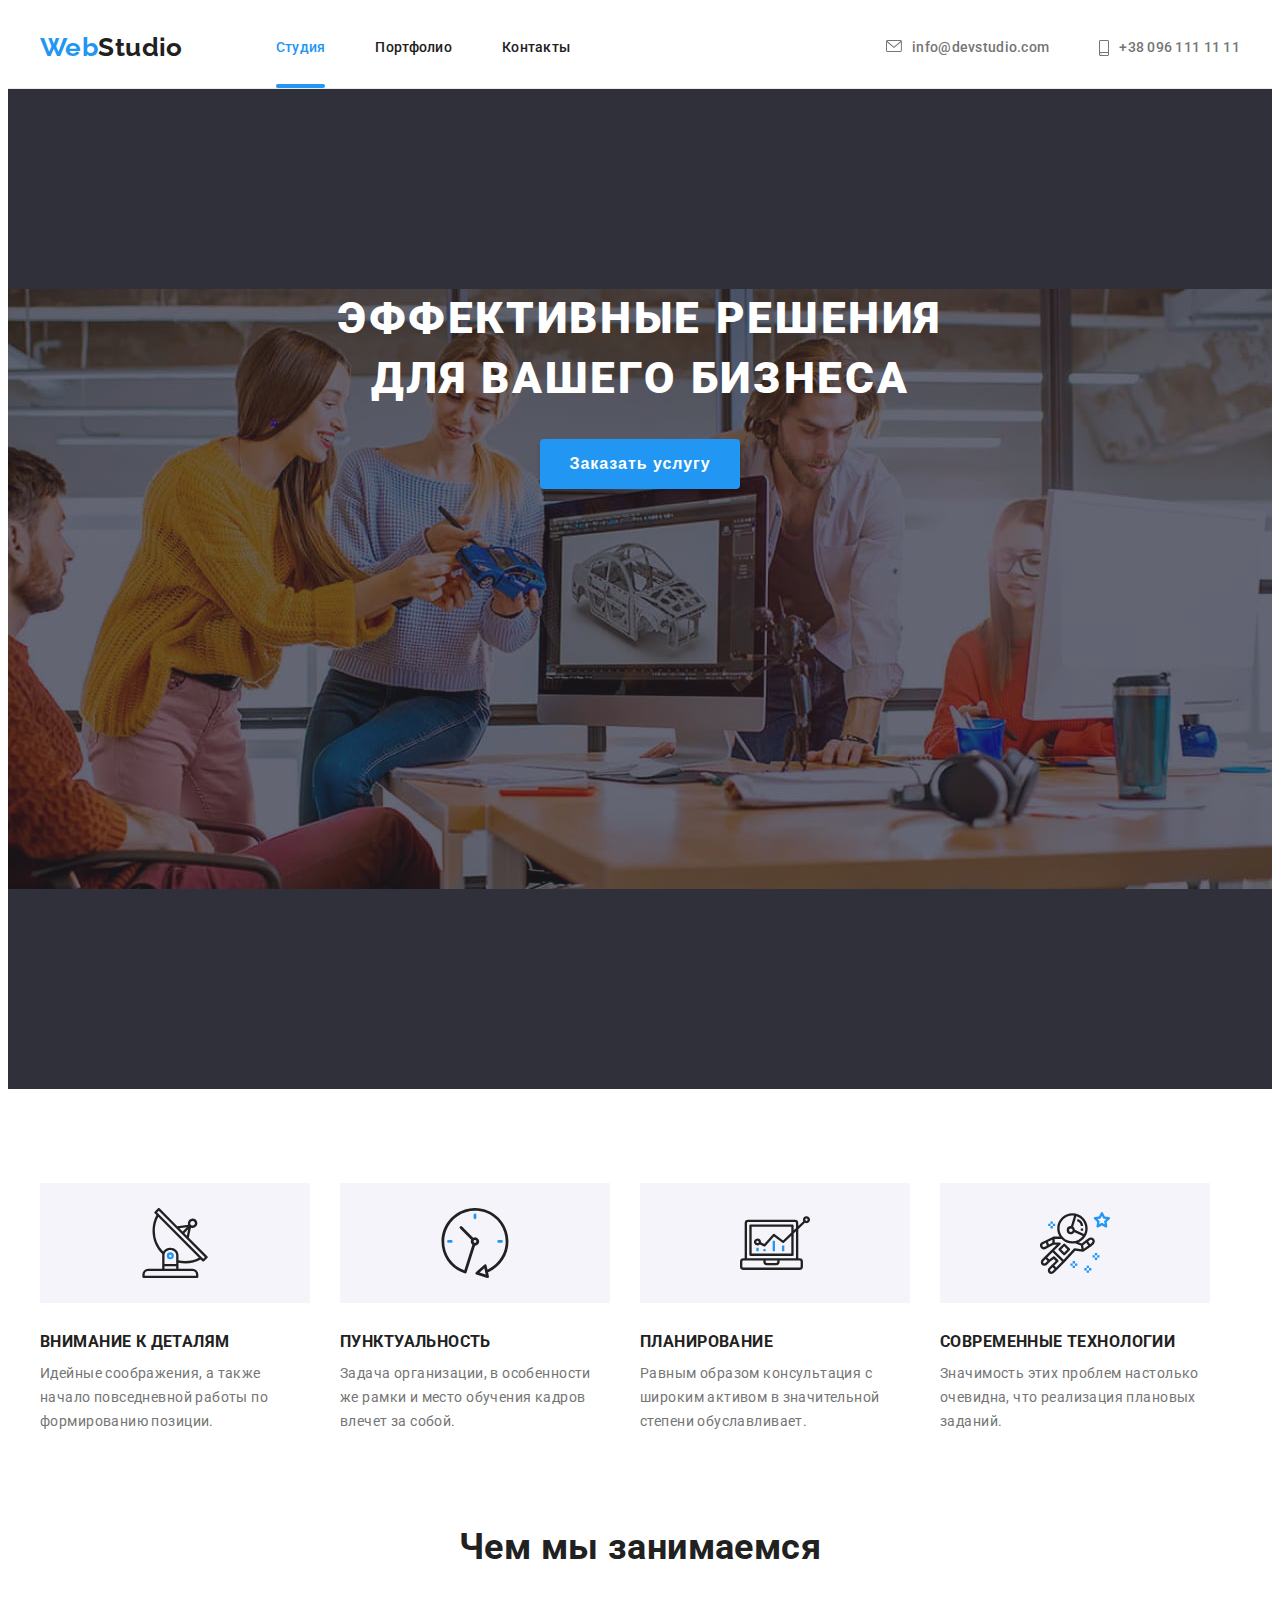
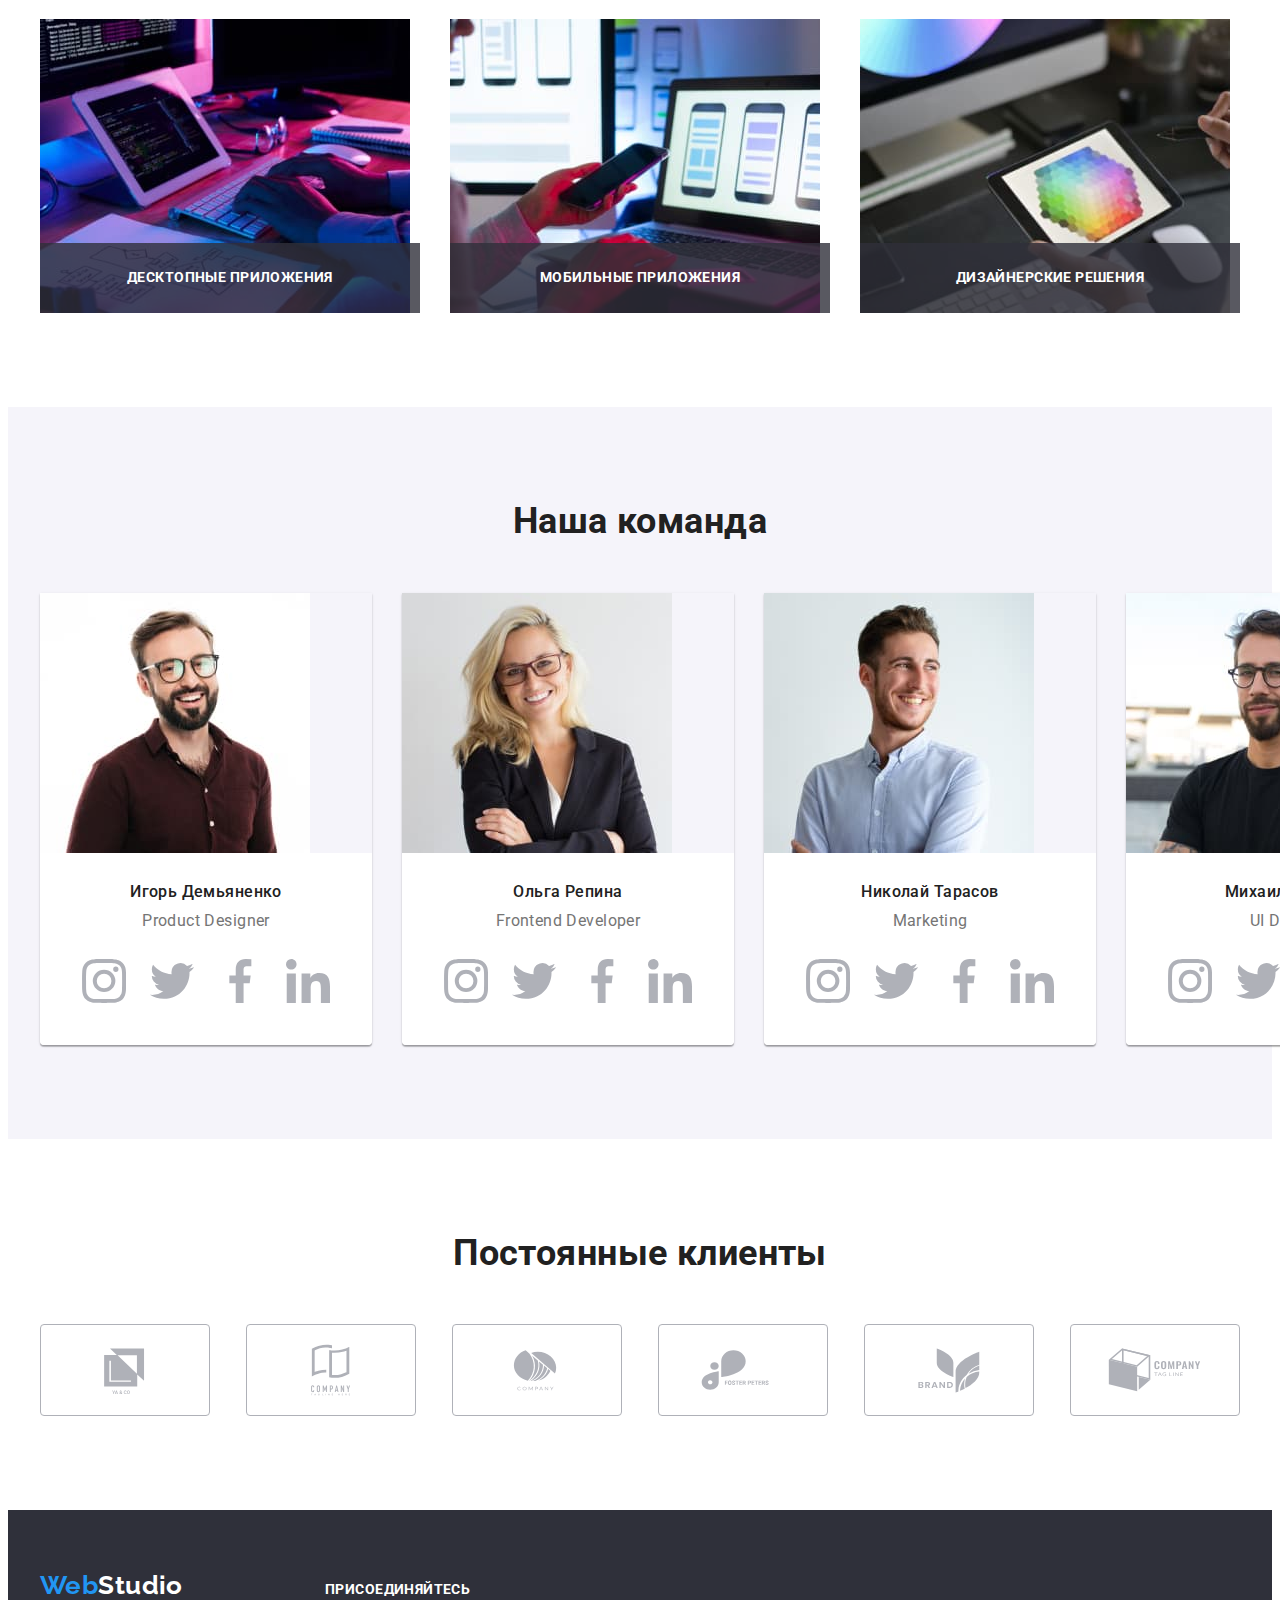
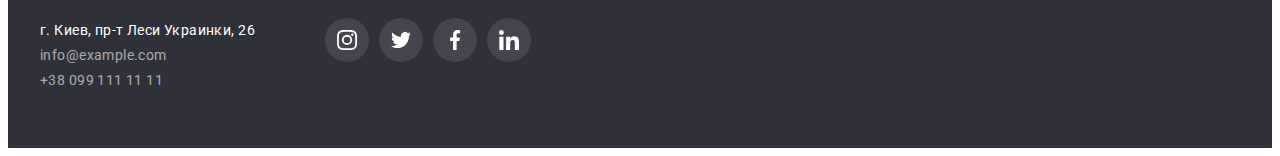
<file: index.html>
<!DOCTYPE html>
<html lang="ru">
<head>
    <meta charset="UTF-8">
    <meta http-equiv="X-UA-Compatible" content="IE=edge">
    <meta name="viewport" content="width=device-width, initial-scale=1.0">
    <title>Document</title>
    <link rel="stylesheet" href="https://cdnjs.cloudflare.com/ajax/libs/modern-normalize/1.1.0/modern-normalize.min.css" integrity="sha512-wpPYUAdjBVSE4KJnH1VR1HeZfpl1ub8YT/NKx4PuQ5NmX2tKuGu6U/JRp5y+Y8XG2tV+wKQpNHVUX03MfMFn9Q==" crossorigin="anonymous" referrerpolicy="no-referrer"/>
    <link href="https://fonts.googleapis.com/css2?family=Raleway:wght@700&family=Roboto:wght@400;500;700;900&display=swap" rel="stylesheet">
    <link rel="stylesheet" href="./css/styles.css">
</head>
<body>
    <header class="header">
        <div class="container header-container">
            <a href="./index.html" class="header-logo link">Web<span class="logotype">Studio</span></a>  
            <nav class="header-nav">
                <ul class="site-nav link">
                    <li class="header-item"><a href="./index.html" class="studia link current">Студия</a> </li> 
                    <li class="header-item"><a href="./portfolio.html" class="studia link">Портфолио</a> </li> 
                    <li class="header-item"><a href="./contact.html" class="studia link">Контакты</a> </li> 
                </ul>
            </nav>    
                <ul class="auth-nav link">
                    <li class="auth-mail"> 
                        <a href="mailto:info@devstudio.com" class="email link">
                            <svg class="icon-email">
                                <use href="./images/icons.svg#envelope"></use>
                            </svg>
                            info@devstudio.com
                        </a>
                         </li>           
                    <li class="auth-tel"> 
                        <a href="tel:+380961111111" class="tel link">
                        <svg class="icon-phone">
                            <use href="./images/icons.svg#smartphone"></use>
                        </svg>
                        +38 096 111 11 11
                    </a> 
                    </li> 
                </ul> 
        </div>          
    </header>
    <main>
        <div>
            <section class="hero overlay">
              <div class="container">
                <h1 class="hero-title">Эффективные решения для вашего бизнеса</h1>
                <button data-modal-open class="hero-button" type="button">Заказать услугу</button>
              </div>
            </section> 
        </div>
        <section class="about">
            <div class="container">
                <h2 class="section-titl visually-hidden">Основа нашей работы</h2>
                <ul class="feature-list link">
                    <li class="feature-list-item">
                        <div class="about-icon">
                            <svg width="70px" height="70px" class="about-iconsvg">
                                <use href="./images/icons.svg#antenna"></use>
                            </svg>
                        </div>
                        <h3 class="section-title-item">Внимание к деталям</h3>
                        <p class="feature-text">
                            Идейные соображения, а также начало повседневной работы по формированию позиции.
                        </p>
                    </li>
                    <li class="feature-list-item">
                        <div class="about-icon">
                            <svg width="70px" height="70px" class="about-iconsvg">
                                <use href="./images/icons.svg#clock"></use>
                            </svg>
                        </div>
                        <h3 class="section-title-item">Пунктуальность</h3>
                        <p class="feature-text">
                            Задача организации, в особенности же рамки и место обучения кадров влечет за собой.
                        </p>
                    </li>
                    <li class="feature-list-item">
                        <div class="about-icon">
                            <svg width="70px" height="70px" class="about-iconsvg">
                                <use href="./images/icons.svg#diagram"></use>
                            </svg>
                        </div>
                        <h3 class="section-title-item">Планирование</h3>
                        <p class="feature-text">
                            Равным образом консультация с широким активом в значительной степени обуславливает.
                        </p>
                    </li>
                    <li class="feature-list-item">
                        <div class="about-icon">
                            <svg width="70px" height="70px" class="about-iconsvg">
                                <use href="./images/icons.svg#astronaut"></use>
                            </svg>
                        </div>
                        <h3 class="section-title-item">Современные технологии</h3>
                        <p class="feature-text">
                            Значимость этих проблем настолько очевидна, что реализация плановых заданий.
                        </p>
                    </li>
                </ul>
           </div>
        </section>
        <section class="section working">
            <div class="container work-container">
                <h2 class="section-title">Чем мы занимаемся</h2>
                <ul class="work-list link">
                    <li class="work-item">
                        <img src="images/img1.jpg" alt="создание сайта" height="294" width="370">
                        <div class="work-thumb">
                            <h3 class="work-h">Десктопные приложения</h3>
                        </div>
                    </li>
                    <li class="work-item">
                        <img src="images/img2.jpg" alt="оптимизация" height="294" width="370">
                        <div class="work-thumb">
                            <h3 class="work-h">Мобильные приложения</h3>
                        </div>
                    </li>
                    <li class="work-item">
                        <img src="images/img3.jpg" alt="стилизация" height="294" width="370">
                        <div class="work-thumb">
                            <h3 class="work-h">Дизайнерские решения</h3>
                        </div>
                    </li>
                </ul>
            </div>
        </section>
        <section class="section team">
            <div class="container">
                <h2 class="section-title">Наша команда</h2>
                <ul class="team-list link">
                    <li class="item">
                            <img class="img-team" src="images/foto1.jpg" alt="Игорь Демьяненко" height="260" width="270">
                        <div class="team-face">    
                            <h3 class="list">Игорь Демьяненко</h3>
                            <p class="team-p"><span class="team-item" lang="en">Product Designer</span></p>
                            <ul class="team-people link">
                                <li class="team-people-item">
                                    <a class="team-people-link" href="">
                                        <svg width="44" height="44" class="team-people-icon">
                                            <use href="./images/icons.svg#instagram"></use>
                                        </svg>
                                    </a>
                                </li>
                                <li class="team-people-item">
                                    <a class="team-people-link" href="">
                                    <svg width="44" height="44" class="team-people-icon">
                                        <use href="./images/icons.svg#twitter"></use>
                                    </svg>
                                    </a>
                                </li>
                                <li class="team-people-item">
                                    <a class="team-people-link" href="">
                                    <svg width="44" height="44" class="team-people-icon">
                                        <use href="./images/icons.svg#facebook"></use>
                                    </svg>
                                    </a>
                                </li>
                                <li class="team-people-item">
                                    <a class="team-people-link" href="">
                                        <svg width="44" height="44" class="team-people-icon">
                                            <use href="./images/icons.svg#linkedin"></use>
                                        </svg>
                                    </a>
                                </li>        
                            </ul>
                        </div>
                    </li>

                    <li class="item">
                            <img class="img-team" src="images/foto2.jpg" alt="Ольга Репина" height="260" width="270">
                        <div class="team-face">    
                            <h3 class="list">Ольга Репина</h3>
                            <p class="team-p"><span class="team-item" lang="en">Frontend Developer</span></p>
                            <ul class="team-people link">
                                <li class="team-people-item">
                                    <a class="team-people-link" href="">
                                        <svg width="44" height="44" class="team-people-icon">
                                            <use href="./images/icons.svg#instagram"></use>
                                        </svg>
                                    </a>
                                </li>
                                <li class="team-people-item">
                                    <a class="team-people-link" href="">
                                    <svg width="44" height="44" class="team-people-icon">
                                        <use href="./images/icons.svg#twitter"></use>
                                    </svg>
                                    </a>
                                </li>
                                <li class="team-people-item">
                                    <a class="team-people-link" href="">
                                    <svg width="44" height="44" class="team-people-icon">
                                        <use href="./images/icons.svg#facebook"></use>
                                    </svg>
                                    </a>
                                </li>
                                <li class="team-people-item">
                                    <a class="team-people-link" href="">
                                        <svg width="44" height="44" class="team-people-icon">
                                            <use href="./images/icons.svg#linkedin"></use>
                                        </svg>
                                    </a>
                                </li>        
                            </ul>
                        </div>
                    </li>

                    <li class="item">                        
                            <img class="img-team" src="images/foto3.jpg" alt="Николай Тарасов" height="260" width="270">
                        <div class="team-face">    
                            <h3 class="list">Николай Тарасов</h3>
                            <p class="team-p"><span class="team-item" lang="en">Marketing</span></p>
                            <ul class="team-people link">
                                <li class="team-people-item">
                                    <a class="team-people-link" href="">
                                        <svg width="44" height="44" class="team-people-icon">
                                            <use href="./images/icons.svg#instagram"></use>
                                        </svg>
                                    </a>
                                </li>
                                <li class="team-people-item">
                                    <a class="team-people-link" href="">
                                    <svg width="44" height="44" class="team-people-icon">
                                        <use href="./images/icons.svg#twitter"></use>
                                    </svg>
                                    </a>
                                </li>
                                <li class="team-people-item">
                                    <a class="team-people-link" href="">
                                    <svg width="44" height="44" class="team-people-icon">
                                        <use href="./images/icons.svg#facebook"></use>
                                    </svg>
                                    </a>
                                </li>
                                <li class="team-people-item">
                                    <a class="team-people-link" href="">
                                        <svg width="44" height="44" class="team-people-icon">
                                            <use href="./images/icons.svg#linkedin"></use>
                                        </svg>
                                    </a>
                                </li>        
                            </ul>
                        </div>
                    </li>
                    
                    <li class="item">                        
                            <img class="img-team" src="images/foto4.jpg" alt="Михаил Ермаков" height="260" width="270">
                        <div class="team-face">    
                            <h3 class="list">Михаил Ермаков</h3>
                            <p class="team-p"><span class="team-item" lang="en">UI Designer</span></p>
                            <ul class="team-people link">
                                <li class="team-people-item">
                                    <a class="team-people-link" href="">
                                        <svg width="44" height="44" class="team-people-icon">
                                            <use href="./images/icons.svg#instagram"></use>
                                        </svg>
                                    </a>
                                </li>
                                <li class="team-people-item">
                                    <a class="team-people-link" href="">
                                    <svg width="44" height="44" class="team-people-icon">
                                        <use href="./images/icons.svg#twitter"></use>
                                    </svg>
                                    </a>
                                </li>
                                <li class="team-people-item">
                                    <a class="team-people-link" href="">
                                    <svg width="44" height="44" class="team-people-icon">
                                        <use href="./images/icons.svg#facebook"></use>
                                    </svg>
                                    </a>
                                </li>
                                <li class="team-people-item">
                                    <a class="team-people-link" href="">
                                        <svg width="44" height="44" class="team-people-icon">
                                            <use href="./images/icons.svg#linkedin"></use>
                                        </svg>
                                    </a>
                                </li>        
                            </ul>
                        </div>    
                    </li>
                </ul>
            </div>
        </section>
        <section class="section clients">
            <div class="container">
                <h2 class="clients-text">Постоянные клиенты</h2>
                <ul class="clients-list link">
                    <li class="clients-item">
                        <a class="clients-link" href="">
                            <svg width="106" height="60" class="icon-clients">
                                <use href="./images/icons.svg#Logo-1"></use>
                            </svg>
                        </a>
                    </li>
                    <li class="clients-item">
                        <a class="clients-link" href="">
                            <svg width="106" height="60" class="icon-clients">
                                <use href="./images/icons.svg#Logo-2"></use>
                            </svg>
                        </a>
                    </li>
                    <li class="clients-item">
                        <a class="clients-link" href="">
                            <svg width="106" height="60" class="icon-clients">
                                <use href="./images/icons.svg#Logo-3"></use>
                            </svg>
                        </a>
                    </li>
                    <li class="clients-item">
                        <a class="clients-link" href="">
                            <svg width="106" height="60" class="icon-clients">
                                <use href="./images/icons.svg#Logo-4"></use>
                            </svg>
                        </a>
                    </li>
                    <li class="clients-item">
                        <a class="clients-link" href="">
                            <svg width="106" height="60" class="icon-clients">
                                <use href="./images/icons.svg#Logo-5"></use>
                            </svg>
                        </a>
                    </li>
                    <li class="clients-item">
                        <a class="clients-link" href="">
                            <svg width="106" height="60" class="icon-clients">
                                <use href="./images/icons.svg#Logo-6"></use>
                            </svg>
                        </a>
                    </li>
                </ul>
            </div>
        </section>
    </main>
    <footer class="footer">
        <div class="container footer-all">
            <div>
                <a href="./index.html" class="footer-logo link">Web<span class="footer-logos">Studio</span></a>
                <address class="footer-address">
                    <ul class="address link">
                        <li class="item-linki"><a href="https://goo.gl/maps/Kvu597kS7xYAxemR6" rel="noopener noreferrer" class="item-linki">г. Киев, пр-т Леси Украинки, 26</a></li>
                        <li class="footer-mail"><a href="mailto:info@example.com" class="footer-mail item-link">info@example.com</a></li>
                        <li class="item-link"><a href="tel:+380991111111" class="item-link">+38 099 111 11 11</a></li>
                    </ul>
                </address>
            </div>
            <div class="footer-join">
               <h3 class="footer-join-text">Присоединяйтесь</h3>
               <ul class="join-list link">
                   <li>
                    <a class="footer-join-link" href="">
                        <svg width="44" height="44" class="footer-join-icon">
                            <use href="./images/icons.svg#instagram"></use>
                        </svg>
                    </a>
                   </li>
                   <li>
                    <a class="footer-join-link" href="">
                        <svg width="44" height="44" class="footer-join-icon">
                            <use href="./images/icons.svg#twitter"></use>
                        </svg>
                    </a>
                   </li>
                   <li>
                    <a class="footer-join-link" href="">
                        <svg width="44" height="44" class="footer-join-icon">
                            <use href="./images/icons.svg#facebook"></use>
                        </svg>
                    </a>
                   </li>
                   <li>
                    <a class="footer-join-link" href="">
                        <svg width="44" height="44" class="footer-join-icon">
                            <use href="./images/icons.svg#linkedin"></use>
                        </svg>
                    </a>
                   </li>
               </ul> 
            </div>
        </div>
    </footer>
    <div class="backdrop is-hidden" data-modal>
        <div class="modal">                
            <button data-modal-close class="close-button" type="button">
                <svg class="close-icon">
                    <use href="./images/symbol-defs.svg#close-black"></use>
                </svg>
            </button>
        </div>
    </div>
    <script src="./js/modal.js"></script>
</body>
</html>
</file>
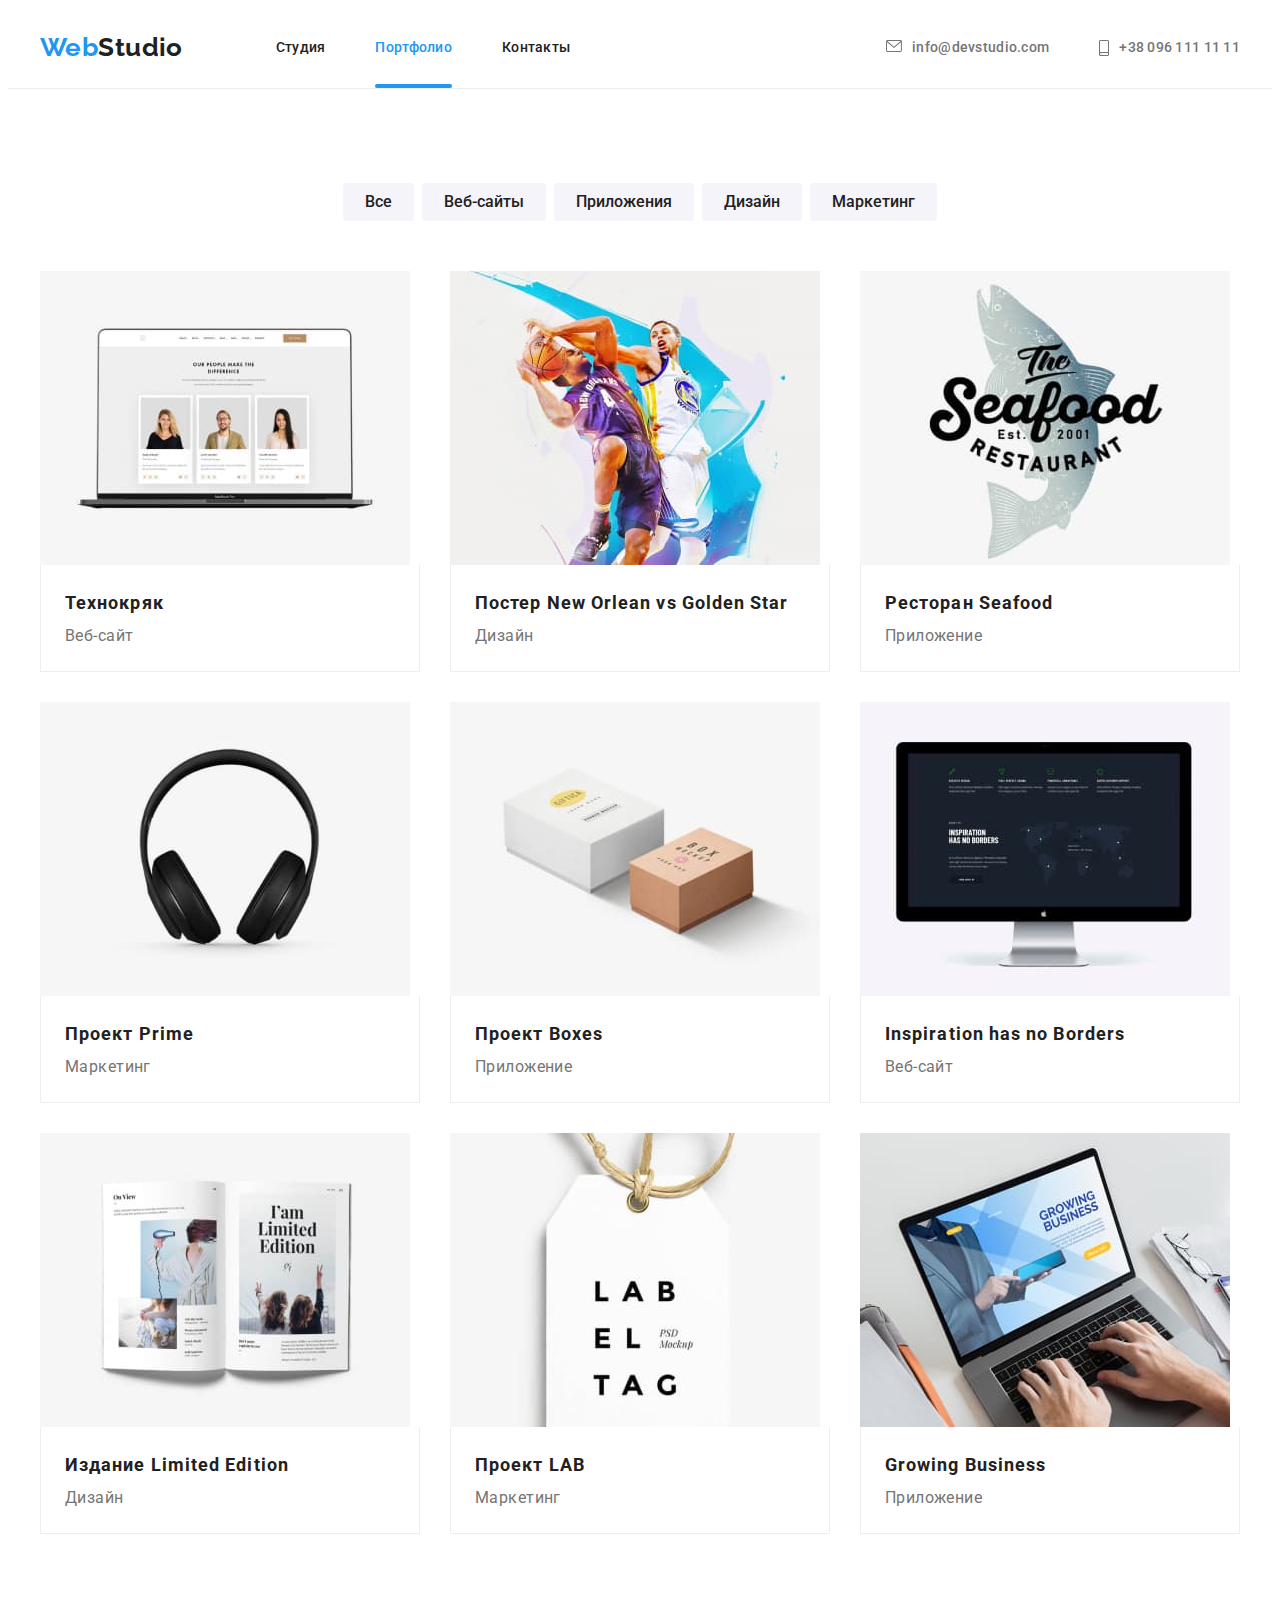
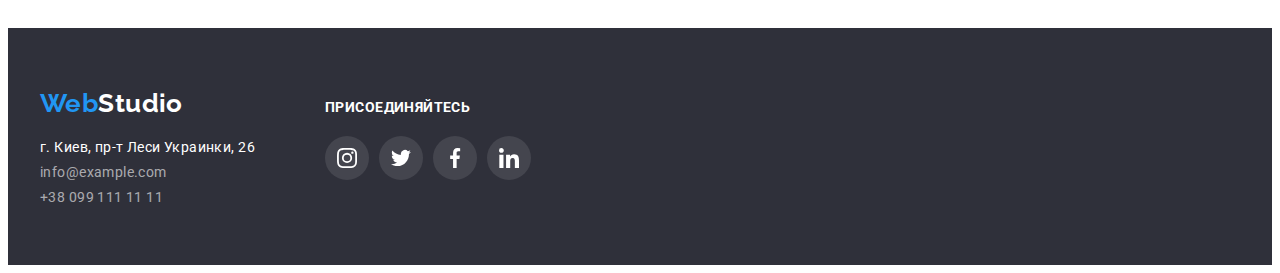
<file: portfolio.html>
<!DOCTYPE html>
<html lang="ru">
<head>
    <meta charset="UTF-8">
    <meta http-equiv="X-UA-Compatible" content="IE=edge">
    <meta name="viewport" content="width=device-width, initial-scale=1.0">
    <title>Document</title>
    <link rel="stylesheet" href="https://cdnjs.cloudflare.com/ajax/libs/modern-normalize/1.1.0/modern-normalize.min.css" integrity="sha512-wpPYUAdjBVSE4KJnH1VR1HeZfpl1ub8YT/NKx4PuQ5NmX2tKuGu6U/JRp5y+Y8XG2tV+wKQpNHVUX03MfMFn9Q==" crossorigin="anonymous" referrerpolicy="no-referrer"/>
    <link href="https://fonts.googleapis.com/css2?family=Raleway:wght@700&family=Roboto:wght@400;500;700;900&display=swap" rel="stylesheet">
    <link rel="stylesheet" href="./css/styles.css">
</head>
 <body>
    <header class="header">
        <div class="container header-container">
            <a href="./index.html" class="header-logo link">Web<span class="logotype">Studio</span></a>  
            <nav class="header-nav">
                <ul class="site-nav link">
                    <li class="header-item"><a href="./index.html" class="studia link">Студия</a> </li> 
                    <li class="header-item"><a href="./portfolio.html" class="studia link current">Портфолио</a> </li> 
                    <li class="header-item"><a href="./contact.html" class="studia link">Контакты</a> </li> 
                </ul>
            </nav>    
                <ul class="auth-nav link">
                    <li class="auth-mail"> 
                        <a href="mailto:info@devstudio.com" class="email link">
                            <svg class="icon-email">
                                <use href="./images/icons.svg#envelope"></use>
                            </svg>
                            info@devstudio.com
                        </a>
                         </li>           
                    <li class="auth-tel"> 
                        <a href="tel:+380961111111" class="tel link">
                        <svg class="icon-phone">
                            <use href="./images/icons.svg#smartphone"></use>
                        </svg>
                        +38 096 111 11 11
                    </a> 
                    </li> 
                </ul> 
        </div>          
    </header>
    <main>
        <section class="portfolio container">
                <h1 class="portfol-heading visually-hidden">Portfolio</h1> 
                <ul class="link section-list">
                    <li class="portsection-item"><button class="portfolio-button" type="button">Все</button></li>
                    <li class="portsection-item"><button class="portfolio-button" type="button">Веб-сайты</button></li>
                    <li class="portsection-item"><button class="portfolio-button" type="button">Приложения</button></li>
                    <li class="portsection-item"><button class="portfolio-button" type="button">Дизайн</button></li>
                    <li class="portsection-item"><button class="portfolio-button" type="button">Маркетинг</button></li>
                </ul> 
            <ul class="portlist link">
                <li class="portfolio-list"> 
                    <a href="" class="portfolio-site">
                        <div class="potfolio-thumb">
                            <img src="images/p-list.jpg" alt="список людей" height="294" width="370">
                            <div class="sublist">
                                <p class="sublist-text">Технокряк это современная площадка распространения коронавируса. Компании используют эту платформу для цифрового шпионажа и атак на защищённые сервера конкурентов.</p>
                            </div>
                        </div>
                        <div class="card-content">
                            <h2 class="portfolio-list-heading">Технокряк</h2>
                            <p class="portfolio-list-text">Веб-сайт</p>
                        </div>
                    </a>
                </li>

                <li class="portfolio-list"> 
                    <a href="" class="portfolio-site">
                        <div class="potfolio-thumb">
                            <img src="images/p-basketball.jpg" alt="баскетбол" height="294" width="370">
                                <div class="sublist">
                                    <p class="sublist-text">Технокряк это современная площадка распространения коронавируса. Компании используют эту платформу для цифрового шпионажа и атак на защищённые сервера конкурентов.</p>
                                </div>
                        </div>
                        <div class="card-content">
                            <h2 class="portfolio-list-heading">Постер New Orlean vs Golden Star</h2>
                            <p class="portfolio-list-text">Дизайн</p>
                        </div>
                    </a>
                </li>

                <li class="portfolio-list"> 
                    <a href="" class="portfolio-site">
                        <div class="potfolio-thumb">                 
                            <img src="images/p-seafood.jpg" alt="ресторан" height="294" width="370">
                            <div class="sublist">
                                <p class="sublist-text">Технокряк это современная площадка распространения коронавируса. Компании используют эту платформу для цифрового шпионажа и атак на защищённые сервера конкурентов.</p>
                            </div>
                        </div>
                        <div class="card-content">
                            <h2 class="portfolio-list-heading">Ресторан Seafood</h2>
                            <p class="portfolio-list-text">Приложение</p>
                        </div>    
                    </a>
                </li>

                <li class="portfolio-list"> 
                    <a href="" class="portfolio-site">
                        <div class="potfolio-thumb">
                            <img src="images/p-project-prime.jpg" alt="наушники" height="294" width="370">
                            <div class="sublist">
                                <p class="sublist-text">Технокряк это современная площадка распространения коронавируса. Компании используют эту платформу для цифрового шпионажа и атак на защищённые сервера конкурентов.</p>
                            </div>
                        </div>
                        <div class="card-content">
                            <h2 class="portfolio-list-heading">Проект Prime</h2>
                            <p class="portfolio-list-text">Маркетинг</p>
                        </div>
                    </a>
                </li>

                <li class="portfolio-list"> 
                    <a href="" class="portfolio-site">
                        <div class="potfolio-thumb">
                            <img src="images/p-boxes.jpg" alt="две коробки" height="294" width="370">
                            <div class="sublist">
                                <p class="sublist-text">Технокряк это современная площадка распространения коронавируса. Компании используют эту платформу для цифрового шпионажа и атак на защищённые сервера конкурентов.</p>
                            </div>
                        </div>
                        <div class="card-content">
                            <h2 class="portfolio-list-heading">Проект Boxes</h2>
                            <p class="portfolio-list-text">Приложение</p>
                        </div>
                    </a>
                </li>

                <li class="portfolio-list"> 
                    <a href="" class="portfolio-site">
                        <div class="potfolio-thumb">
                            <img src="images/p-inspiration.jpg" alt="монитор" height="294" width="370">
                            <div class="sublist">
                                <p class="sublist-text">Технокряк это современная площадка распространения коронавируса. Компании используют эту платформу для цифрового шпионажа и атак на защищённые сервера конкурентов.</p>
                            </div>
                        </div>
                        <div class="card-content">
                            <h2 class="portfolio-list-heading">Inspiration has no Borders</h2>
                            <p class="portfolio-list-text">Веб-сайт</p>
                        </div>
                    </a>
                </li>

                <li class="portfolio-list"> 
                    <a href="" class="portfolio-site">
                        <div class="potfolio-thumb">
                            <img src="images/p-издание-Limited-Edition.jpg" alt="открытая книга" height="294" width="370">
                            <div class="sublist">
                                <p class="sublist-text">Технокряк это современная площадка распространения коронавируса. Компании используют эту платформу для цифрового шпионажа и атак на защищённые сервера конкурентов.</p>
                            </div>
                        </div>
                        <div class="card-content">
                            <h2 class="portfolio-list-heading">Издание Limited Edition</h2>
                            <p class="portfolio-list-text">Дизайн</p>
                        </div>
                    </a>
                </li> 

                <li class="portfolio-list"> 
                    <a href="" class="portfolio-site">
                        <div class="potfolio-thumb">
                            <img src="images/p-проект-LAB.jpg" alt="бирка на веревке" height="294" width="370">
                            <div class="sublist">
                                <p class="sublist-text">Технокряк это современная площадка распространения коронавируса. Компании используют эту платформу для цифрового шпионажа и атак на защищённые сервера конкурентов.</p>
                            </div>
                        </div>
                        <div class="card-content">
                            <h2 class="portfolio-list-heading">Проект LAB</h2>
                            <p class="portfolio-list-text">Маркетинг</p>
                        </div>
                    </a>
                </li>

                <li class="portfolio-list"> 
                    <a href="" class="portfolio-site">
                        <div class="potfolio-thumb">
                            <img src="images/p-growing-business.jpg" alt="ноутбук" height="294" width="370">
                            <div class="sublist">
                                <p class="sublist-text">Технокряк это современная площадка распространения коронавируса. Компании используют эту платформу для цифрового шпионажа и атак на защищённые сервера конкурентов.</p>
                            </div>
                        </div>
                        <div class="card-content">
                            <h2 class="portfolio-list-heading">Growing Business</h2>
                            <p class="portfolio-list-text">Приложение</p>
                        </div>
                    </a>
                </li>
            </ul>
        </section>
    </main>
    <footer class="footer">
        <div class="container footer-all">
            <div>
                <a href="./index.html" class="footer-logo link">Web<span class="footer-logos">Studio</span></a>
                <address class="footer-address">
                    <ul class="address link">
                        <li class="item-linki"><a href="https://goo.gl/maps/Kvu597kS7xYAxemR6" rel="noopener noreferrer" class="item-linki">г. Киев, пр-т Леси Украинки, 26</a></li>
                        <li class="footer-mail"><a href="mailto:info@example.com" class="footer-mail item-link">info@example.com</a></li>
                        <li class="item-link"><a href="tel:+380991111111" class="item-link">+38 099 111 11 11</a></li>
                    </ul>
                </address>
            </div>
            <div class="footer-join">
               <h3 class="footer-join-text">Присоединяйтесь</h3>
               <ul class="join-list link">
                   <li>
                    <a class="footer-join-link" href="">
                        <svg width="44" height="44" class="footer-join-icon">
                            <use href="./images/icons.svg#instagram"></use>
                        </svg>
                    </a>
                   </li>
                   <li>
                    <a class="footer-join-link" href="">
                        <svg width="44" height="44" class="footer-join-icon">
                            <use href="./images/icons.svg#twitter"></use>
                        </svg>
                    </a>
                   </li>
                   <li>
                    <a class="footer-join-link" href="">
                        <svg width="44" height="44" class="footer-join-icon">
                            <use href="./images/icons.svg#facebook"></use>
                        </svg>
                    </a>
                   </li>
                   <li>
                    <a class="footer-join-link" href="">
                        <svg width="44" height="44" class="footer-join-icon">
                            <use href="./images/icons.svg#linkedin"></use>
                        </svg>
                    </a>
                   </li>
               </ul> 
            </div>
        </div>
    </footer>
 </body>
</html>
</file>
<file: css/styles.css>
/* all style */

:root {
    --primary-text-color:  #757575;
    --title-text-color: #212121;
    --accent-color: #2196F3;
    --primary-white-color: #FFFFFF;
    --background-color-hero: #2F303A;
    --color-footer-link: rgba(255, 255, 255, 0.6);
    --portfolio-btn-color: #F5F4FA;
    --clients-link-color: #AFB1B8;
}

.link,
.item-linki,
.item-link,
.portfolio-site {
 list-style: none;
 text-decoration: none;
 font-style: normal;
}

body {
    background-color: var(--primary-white-color);
    color: var(--primary-text-color);
    font-family: Roboto, sans-serif;
    font-size: 14px;
    letter-spacing: 0.03em;
}

p, h1, h2, h3, h4 {
    margin: 0;
}

ul {
    margin: 0;
    padding: 0;
}

img {
    display: block;
}

.visually-hidden {
    position: absolute;
    white-space: nowrap;
    width: 1px;
    height: 1px;
    overflow: hidden;
    border: 0;
    padding: 0;
    clip: rect(0 0 0 0);
    clip-path: inset(50%);
    margin: -1px;
  }

  .container {
      width: 1200px;
      padding-left: 15px;
      padding-right: 15px;
      margin: 0 auto;
  }

/* -----------------------HEADER------------------- */
.header {
    background-color: var(--primary-white-color);
    border-bottom: 1px solid #ECECEC;
}

.header-container {
    display: flex;
    align-items: center;
}

.header-logo {
    margin-right: 93px;
}
.header-logo,
.footer-logo {
    color: var(--accent-color);
    font-family: Raleway;
    font-weight: bold;
    font-size: 26px;
    line-height: 1.2;
    text-decoration: none;
}

.logotype {
    color: var(--title-text-color);
}

.header-item a,
.auth-mail a,
.auth-tel a {
    
    padding-top: 32px;
    padding-bottom: 32px;
    display: flex;
}

.studia {
    position: relative;
}


a.studia.current::after {
    position: absolute;
    content: "";
    display: block;
    width: 100%;
    height: 4px;
    bottom: 0;
    background-color: var(--accent-color);
    border-radius: 2px;
}

.header-item:not(:last-child) {
    margin-right: 50px;
}

/* ---------site nav--------------- */

.site-nav, .auth-nav {
    position: relative;
    font-family: inherit;
    font-weight: 500;
    line-height: 1.14;
    letter-spacing: 0.02em;
    display: flex;
    
}

.auth-nav {
    margin-left: auto;
}

.auth-mail {
    margin-right: 50px;
}

.site-nav .link {
    color: var(--title-text-color);
    transition: 250ms cubic-bezier(0.4, 0, 0.2, 1);
    
}

.site-nav .link.current {
    color: var(--accent-color);
    transition: 250ms cubic-bezier(0.4, 0, 0.2, 1);
    
}

.auth-nav .link {
    color: var(--primary-text-color);
    transition: 250ms cubic-bezier(0.4, 0, 0.2, 1);
    
}

.site-nav .studia:hover, 
.site-nav .studia:focus,
.auth-nav .link:hover,
.auth-nav .link:focus,
.item-linki:hover,
.item-linki:focus,
.item-link:hover,
.item-link:focus {
    color: var(--accent-color);
}
.auth-nav .email,
.auth-nav .tel {
    font-weight: 500;
    line-height: 1.14;
    letter-spacing: 0.02em;
    text-decoration: none;
    padding-top: 32px;
    padding-bottom: 32px;
}

.icon-email {
    width: 16px;
    height: 12px;
    margin-right: 10px;
    fill: var(--primary-text-color);
    align-self: baseline;
    transition: 250ms cubic-bezier(0.4, 0, 0.2, 1);
}

.icon-phone {
    width: 10px;
    height: 16px;
    margin-right: 10px;
    fill: var(--primary-text-color);
    align-self: baseline;
    transition: 250ms cubic-bezier(0.4, 0, 0.2, 1);
}

.auth-nav .link:hover .icon-email,
.auth-nav .link:focus .icon-email,
.auth-nav .link:hover .icon-phone,
.auth-nav .link:focus .icon-phone{
    fill: var(--accent-color);
}

/* -------------------------main--------------------------------- */
.hero {
    background-color: var(--background-color-hero);
    padding-top: 200px;
    padding-bottom: 200px;
}

.overlay {
    max-width: 1600px;
    height: 600px;
    margin: 0 auto;
    background-image: linear-gradient(
        rgba(47, 48, 58, 0.4),
        rgba(47, 48, 58, 0.4)),
        url('../images/Img-hero.jpg');
    background-repeat: no-repeat;
    background-position: center;
}

.hero-title {
    font-weight: 900;
    font-size: 44px;
    line-height: 1.36;
    text-align: center;
    letter-spacing: 0.06em;
    text-transform: uppercase;
    color: var(--primary-white-color);
    margin-bottom: 30px;
    max-width: 696px;
    margin-left: auto;
    margin-right: auto;
}

.hero-button {
    font-weight: bold;
    font-size: 16px;
    line-height: 1.875;
    display: flex;
    align-items: center;
    justify-content: center;
    letter-spacing: 0.06em;
    cursor: pointer;
    background-color: var(--accent-color);
    color: var(--primary-white-color);
    box-shadow: 0px 4px 4px rgba(0, 0, 0, 0.15);
    border-radius: 4px;
    margin-left: auto;
    margin-right: auto;
    width: 200px;
    height: 50px;
    border-color: transparent;
}

.header {
    position: relative;
}

.backdrop {
    position: fixed;
    left: 0;
    top: 0;

    width: 100%;
    height: 100%;

    background-color: rgba(0, 0, 0, 0.2);
    padding: 222px 536px;
    transition: 250ms cubic-bezier(0.4, 0, 0.2, 1);
}

.backdrop.is-hidden {
    visibility: hidden;
    opacity: 0;
    pointer-events: none;
}

.modal {
    position: absolute;
    top: 50%;
    left: 50%;
    transform: translate(-50%, -50%);

    width: 528px;
    height: 581px;
    

    background-color: var(--primary-white-color);
    box-shadow: 0px 1px 3px rgba(0, 0, 0, 0.12), 0px 1px 1px rgba(0, 0, 0, 0.14), 0px 2px 1px rgba(0, 0, 0, 0.2);
    border-radius: 4px;
}

.close-button {
    position: absolute;
    display: flex;
    top: 0;
    right: 0;
    border-radius: 50%;
    align-items: center;
    justify-content: center;
    width: 30px;
    height: 30px;
    margin: 8px;
    border: 1px solid rgba(0, 0, 0, 0.1);
    background-color: var(--primary-white-color);
}

.close-icon {
    fill: var(--title-text-color);
}

/* -------about-------------------- */

.about {
    padding-top: 94px;
    padding-bottom: 94px;
}

.feature-list .list {
    color: var(--title-text-color);
}

.feature-list {
    display: flex;
}

.feature-list-item {
    width: 270px;
}

.feature-list-item:not(:last-child) {
    margin-right: 30px;
}

.about-icon {
    display: flex;
    height: 120px;
    width: 100%;
    align-items: center;
    justify-content: center;
    background-color:  #F5F4FA;
    margin-bottom: 30px;
}

.about-iconsvg {
    display: flex;
    justify-content: center;
}

.feature-text {
    line-height: 1.71;
    max-width: 270px;
}

.work-list,
.team-list {
    display: flex;
    margin-left: -30px;
    margin-bottom: -30px;
}

.work-item {
    position: relative;
    width: calc(100% / 3 - 30px);
    margin-left: 30px;
    margin-bottom: 30px;
}

.working {
    padding-top: 0;
    padding-bottom: 94px;
}

.work-thumb {
    position: absolute;
    left: 0;
    bottom: 0;
    width: 100%;
    padding-top: 27px;
    padding-bottom: 27px;
    background-color: rgba(47, 48, 58, 0.8);
}

.work-h {
    font-weight: bold;
    font-size: 14px;
    line-height: 1.14;
    text-align: center;
    letter-spacing: 0.03em;
    text-transform: uppercase;
    color: var(--primary-white-color);
}

.team {
    padding-top: 94px;
    padding-bottom: 94px;
    background-color: var(--portfolio-btn-color);
}

.item {
    width: calc(100% / 3 - 30px);
    margin-left: 30px;
    margin-bottom: 30px;
    box-shadow: 0px 1px 3px rgba(0, 0, 0, 0.12),
                0px 1px 1px rgba(0, 0, 0, 0.14),
                0px 2px 1px rgba(0, 0, 0, 0.2);
    border-radius: 0px 0px 4px 4px;
}

.team-face {
    background: #FFFFFF;
    border-radius: 0px 0px 4px 4px;
    text-align: center;
    padding-top: 30px;
    padding-bottom: 30px;
}

/* Заголовки h2 */
.section-title {
    font-weight: bold;
    font-size: 36px;
    line-height: 1.16;
    text-align: center;
    margin-bottom: 50px;
    color: var(--title-text-color);
}

/* Заголовки h3 */
.section-title-item {
    font-weight: bold;
    line-height: 1.14;
    text-transform: uppercase;
    margin-bottom: 10px;
    color: var(--title-text-color);
}

.list {
    font-weight: 500;
    font-size: 16px;
    line-height: 1.18;
    margin-bottom: 10px;
    color: var(--title-text-color);
}

.team-p {
    margin-bottom: 16px;
}

.team-item {
    font-size: 16px;
    line-height: 1.18;
    text-align: center;
    color: var(--primary-text-color);
}

.team-people {
    display: flex;
    justify-content: space-evenly;
    align-items: center;
    margin-left: 30px;
    margin-right: 30px;
}

.team-people-link {
    display: flex;
    width: 44px;
    height: 44px;
    padding: 12px;
    border-radius: 50%;
    align-items: center;
    justify-content: center;
    color: var(--clients-link-color); 
    transition: 250ms cubic-bezier(0.4, 0, 0.2, 1);
}

.team-people-link:hover,
.team-people-link:focus {
    background-color: var(--accent-color);
}

.team-people-link:hover .team-people-icon,
.team-people-link:focus .team-people-icon {
    fill: var(--primary-white-color);
}

.team-people-icon {
    display: flex;
    fill: var(--clients-link-color);
}

/* --------------clients-------------- */

.clients {
    padding-top: 94px;
    padding-bottom: 94px;
    background-color: var(--primary-white-color);
}

.clients-text {
    font-size: 36px;
    line-height: 1.16;
    text-align: center;
    color: var(--title-text-color);
    margin-bottom: 50px;
}

.clients-list {
    display: flex;
    justify-content: space-between;
}

.clients-link {
    display: flex;
    border: 1px solid var(--clients-link-color);
    box-sizing: border-box;
    border-radius: 4px;
    width: 170px;
    height: 92px;
    padding: 16px 32px;
    transition: 250ms cubic-bezier(0.4, 0, 0.2, 1);
}

.icon-clients {
    fill: var(--clients-link-color);
    transition: 250ms cubic-bezier(0.4, 0, 0.2, 1);
}

.clients-link:hover,
.clients-link:focus {
    border-color: var(--accent-color);
}

.clients-link:hover .icon-clients,
.clients-link:focus .icon-clients {
    fill: var(--accent-color);
} 

/* -----------------------------footer-------------------------- */
.footer {
    padding-top: 60px;
    padding-bottom: 60px;
    background-color: var(--background-color-hero);
}

.footer-all {
    display: flex;
    align-items: baseline;
}

.footer-address {
    margin-top: 20px;
}

.item-linki {
    margin-bottom: 9px;
    transition: 250ms cubic-bezier(0.4, 0, 0.2, 1);
}

.footer-mail {
    margin-bottom: 9px;
}

.footer-logos,
.item-linki {
    color: var(--primary-white-color);
}

.item-link {
    color: var(--color-footer-link);
    transition: 250ms cubic-bezier(0.4, 0, 0.2, 1);
}

.footer-join {
    margin-left: 70px;
}

.footer-join-text {  
    font-size: 14px; 
    font-weight: bold;
    line-height: 1.14;
    text-transform: uppercase;
    color: var(--primary-white-color);
    margin-bottom: 20px;
}

.join-list {
    display: flex;
    align-items: center;
    width: 206px;
    height: 44px;
}

.footer-join-link {
    display: flex;
    margin-right: 10px;
    width: 44px;
    height: 44px;
    padding: 0px;
    border-radius: 50%;
    align-items: center;
    justify-content: center;
    background-color: rgba(255, 255, 255, 0.1);
    transition: 250ms cubic-bezier(0.4, 0, 0.2, 1);
}

.footer-join-link:hover,
.footer-join-link:focus {
    background-color: var(--accent-color);
}

.footer-join-icon {
    height: 20px;
    width: 20px;
    fill: var(--primary-white-color);
}

/* -------------------Стили для Portfolio------------------- */

.portfolio-button {
    display: inline-block;
    font-family: Roboto;
    font-weight: 500;
    font-size: 16px;
    line-height: 1.63;
    text-align: center;
    cursor: pointer;
    background-color: var(--portfolio-btn-color);
    color: var(--title-text-color);
    border-radius: 4px;
    border: none;
    padding: 6px 22px;
    min-width: 70px;
    transition: 250ms cubic-bezier(0.4, 0, 0.2, 1);
}

.portsection-item:not(:last-child) {
    margin-right: 8px;
}

.portfolio-button:hover,
.portfolio-button:focus {
    background-color: var(--accent-color);
    color: var(--primary-white-color);
    box-shadow: 0px 3px 1px rgba(0, 0, 0, 0.1),
                0px 1px 2px rgba(0, 0, 0, 0.08),
                0px 2px 2px rgba(0, 0, 0, 0.12);
}

.portfolio {
    padding-top: 94px;
    padding-bottom: 94px;
    background-color: var(--primary-white-color);
}

.portlist {
    display: flex;
    flex-wrap: wrap;
    margin-left: -30px;
    margin-bottom: -30px;
}

.portfolio-list {
    position: relative;
    flex-basis: calc(100% / 3 - 30px);
    margin-left: 30px;
    margin-bottom: 30px;
}

.portfolio-list-heading {
    font-weight: bold;
    font-size: 18px;
    line-height: 2;
    letter-spacing: 0.06em;
    color: var(--title-text-color);
}

.portfolio-list-text {
    font-size: 16px;
    line-height: 1.87;
    color: var(--primary-text-color);
}

.card-content {
    position: relative;
    padding: 20px 24px;
    border-right: 1px solid #EEEEEE;
    border-bottom: 1px solid #EEEEEE;
    border-left: 1px solid #EEEEEE;
    box-sizing: border-box;
}

.section-list {
    display: flex;
    justify-content: center;
    margin-bottom: 50px;
}

.potfolio-thumb {
    position: relative;
    display: block;
    overflow: hidden;
    height: 294px;
    width: 370px;
}

.portfolio-site {
    display: block; 
}

.portfolio-list > .portfolio-site:hover,
.portfolio-list > .portfolio-site:focus {
    box-shadow: 0px 1px 1px rgba(0, 0, 0, 0.12),
                0px 4px 4px rgba(0, 0, 0, 0.06),
                1px 4px 6px rgba(0, 0, 0, 0.16);
}

.portfolio-list > .portfolio-site:hover .sublist,
.portfolio-list > .portfolio-site:focus .sublist{
    display: block;
    background-color: rgba(33, 150, 243, 0.9);
    transform: translateY(0);
}

.sublist {
    position: absolute;
    top: 0;
    left: 0;
    padding: 63px 24px;
    margin: 0;
    background-color: var(--primary-white-color);
    height: 294px;
    width: 100%;
    transform: translateY(100%);
    transition: transform 250ms cubic-bezier(0.4, 0, 0.2, 1);
}

.sublist-text {
    font-family: Roboto;
    font-style: normal;
    font-weight: normal;
    font-size: 18px;
    line-height: 28px;
    letter-spacing: 0.03em;
    color: var(--primary-white-color);
}
</file>
